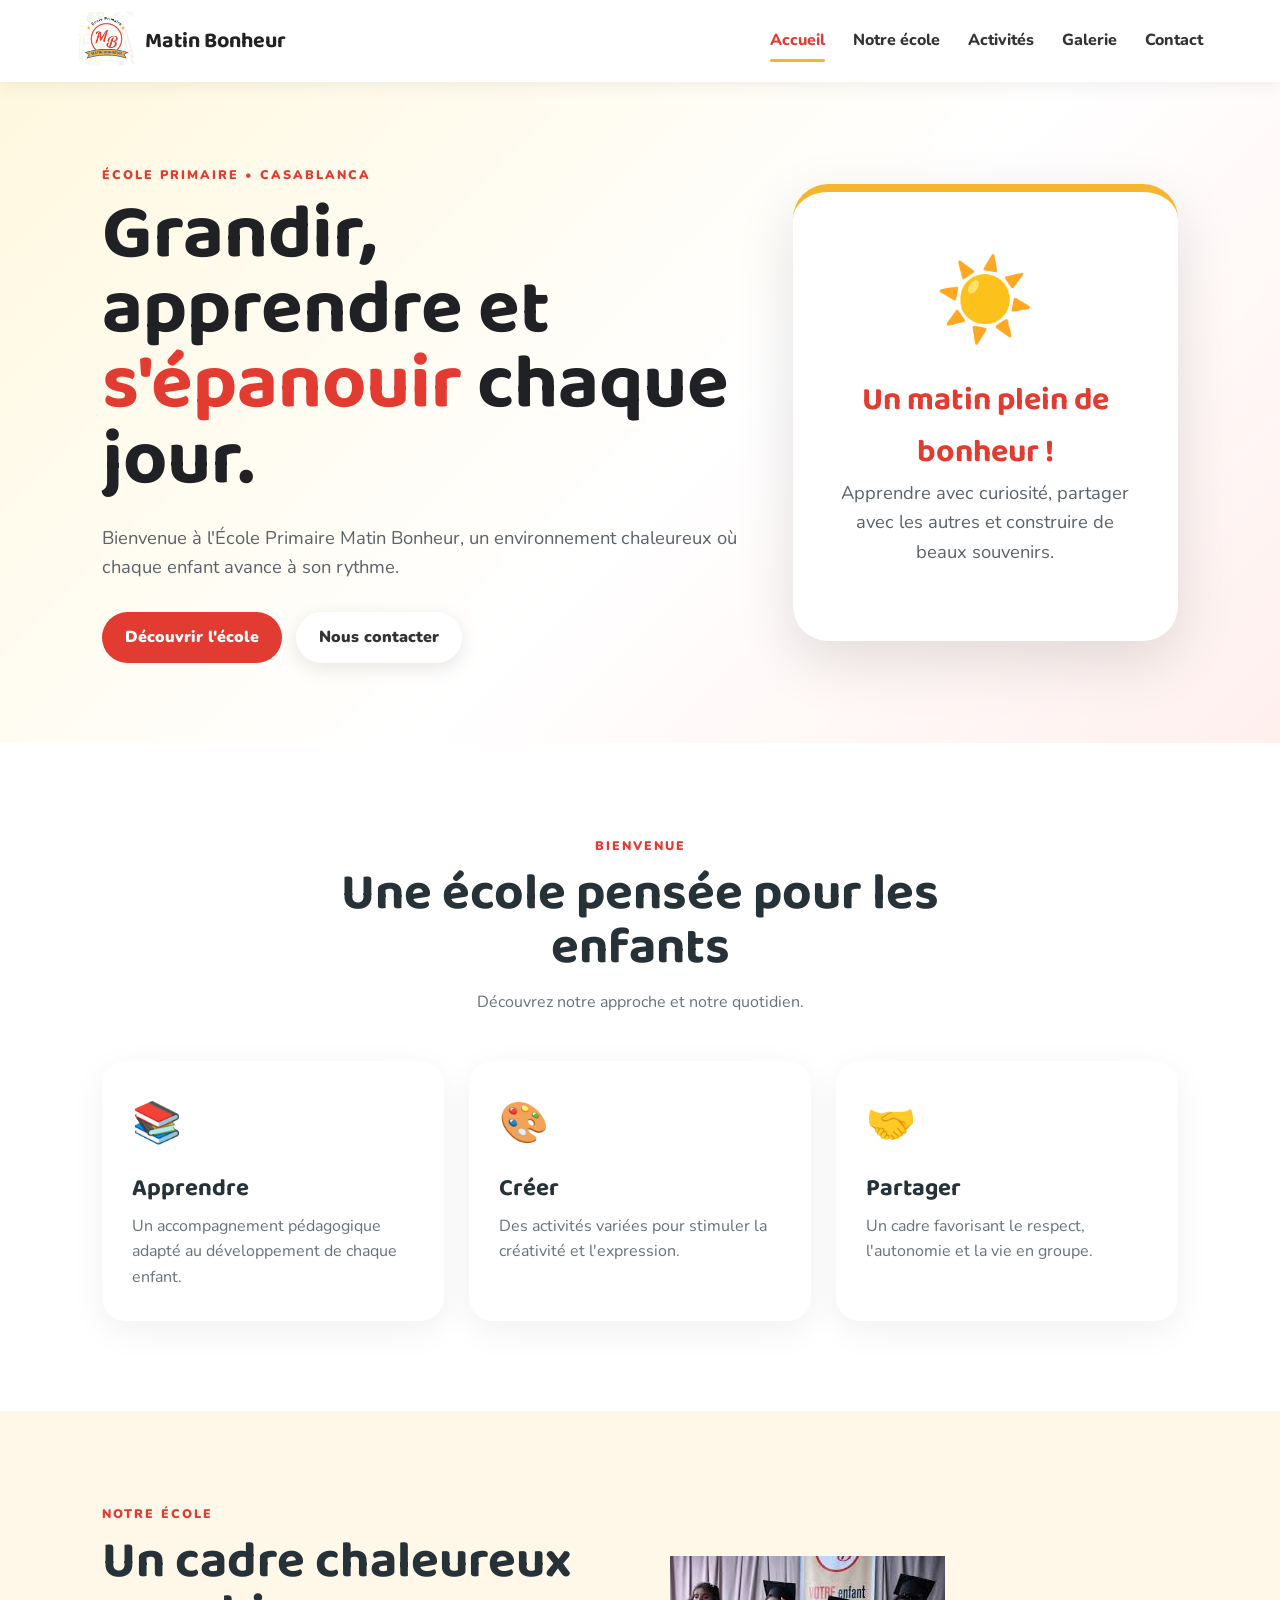
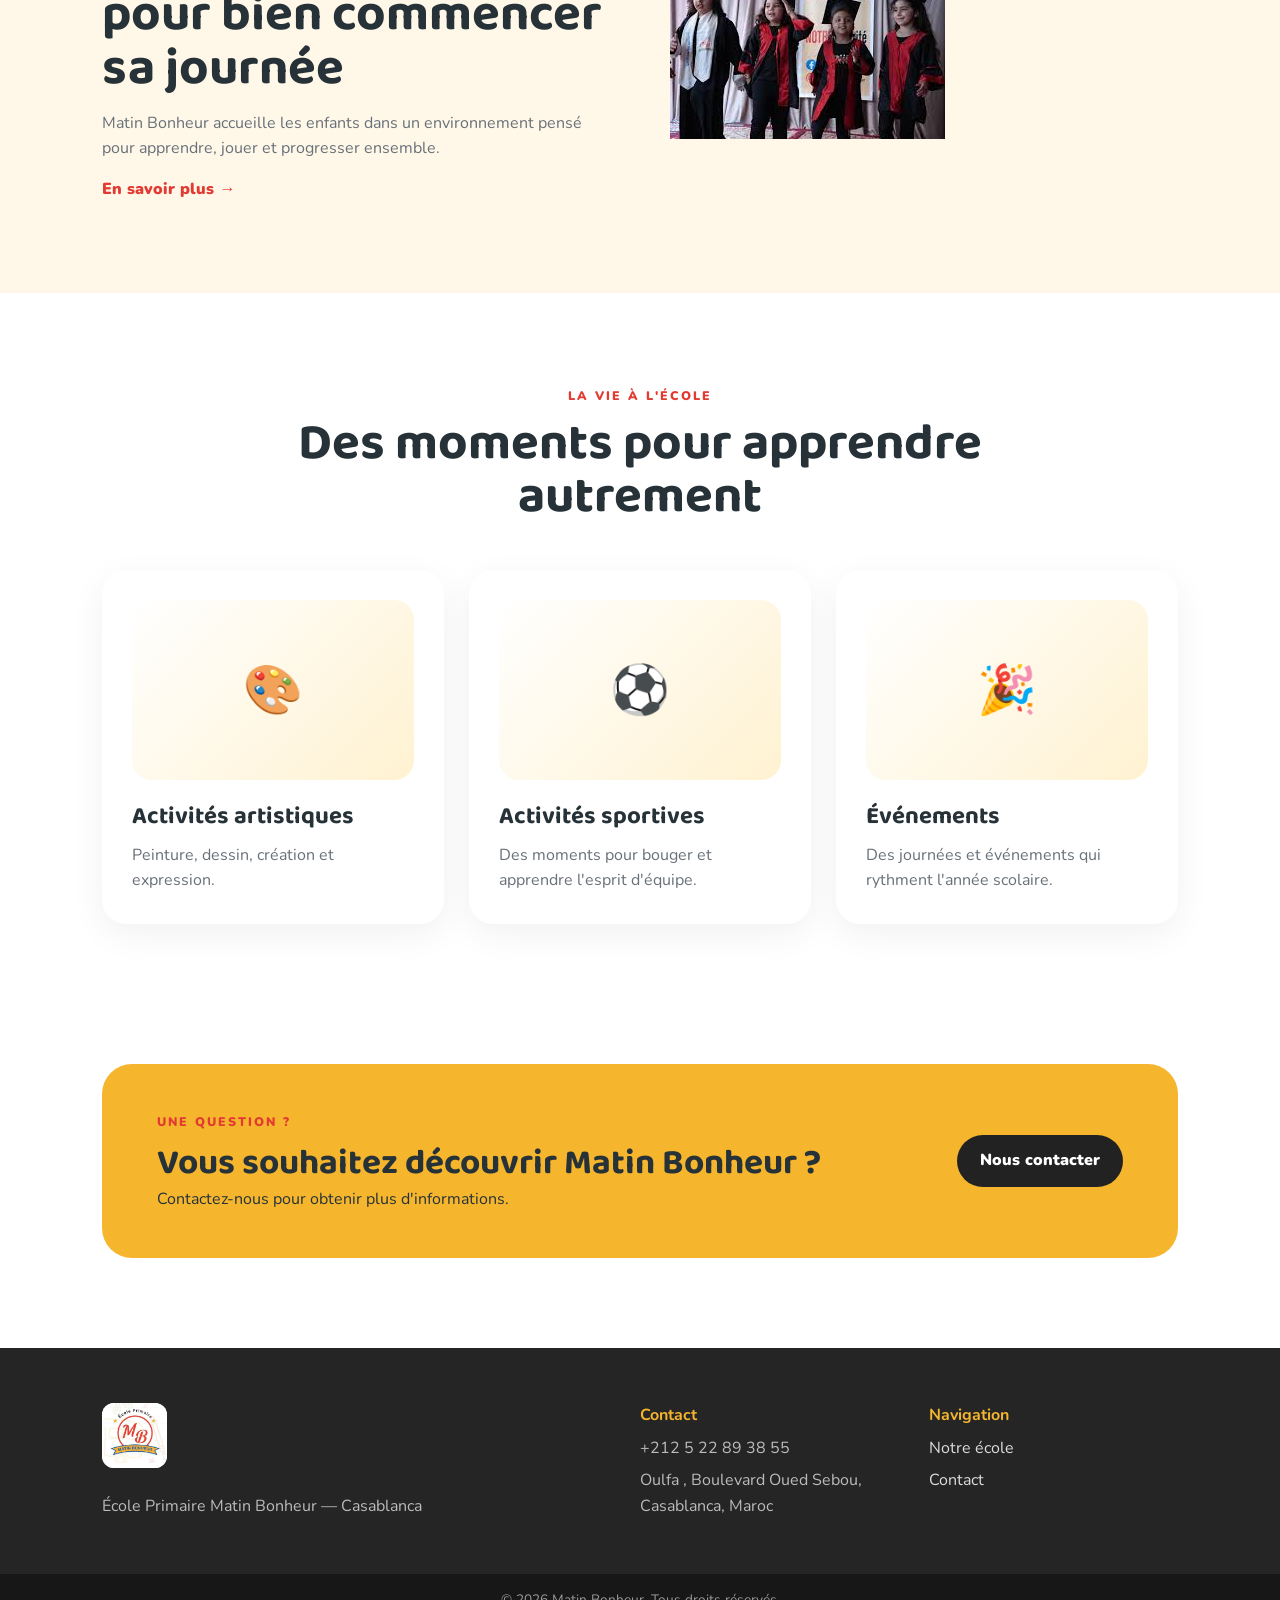
<file: index.html>
<!DOCTYPE html>
<html lang="fr">
<head>
  <meta charset="UTF-8">
  <meta name="viewport" content="width=device-width, initial-scale=1.0">
  <meta name="description" content="École Primaire Matin Bonheur à Casablanca. Découvrez notre école, nos activités et nos informations pratiques.">
  <title>École Primaire Matin Bonheur | Casablanca</title>
  <link rel="preconnect" href="https://fonts.googleapis.com">
  <link rel="preconnect" href="https://fonts.gstatic.com" crossorigin>
  <link href="https://fonts.googleapis.com/css2?family=Baloo+2:wght@400;500;600;700&family=Nunito:wght@400;600;700;800&display=swap" rel="stylesheet">
  <link rel="stylesheet" href="css/style.css">
</head>
<body>
  <header class="site-header">
    <a class="brand" href="index.html">
      <img src="images/logo.png" alt="Logo École Primaire Matin Bonheur">
      <span>Matin Bonheur</span>
    </a>
    <button class="menu-toggle" aria-label="Ouvrir le menu">☰</button>
    <nav class="nav">
      <a class="active" href="index.html">Accueil</a>
      <a href="ecole.html">Notre école</a>
      <a href="activites.html">Activités</a>
      <a href="galerie.html">Galerie</a>
      <a href="contact.html">Contact</a>
    </nav>
  </header>

  <main>
    <section class="hero">
      <div class="hero-content">
        <span class="eyebrow">École primaire • Casablanca</span>
        <h1>Grandir, apprendre et <span>s'épanouir</span> chaque jour.</h1>
        <p>Bienvenue à l'École Primaire Matin Bonheur, un environnement chaleureux où chaque enfant avance à son rythme.</p>
        <div class="hero-actions">
          <a class="btn btn-primary" href="ecole.html">Découvrir l'école</a>
          <a class="btn btn-light" href="contact.html">Nous contacter</a>
        </div>
      </div>
      <div class="hero-card">
        <div class="sun">☀️</div>
        <h2>Un matin plein de bonheur !</h2>
        <p>Apprendre avec curiosité, partager avec les autres et construire de beaux souvenirs.</p>
      </div>
    </section>

    <section class="section">
      <div class="section-heading">
        <span class="eyebrow">Bienvenue</span>
        <h2>Une école pensée pour les enfants</h2>
        <p>Découvrez notre approche et notre quotidien.</p>
      </div>
      <div class="cards cards-3">
        <article class="info-card"><div class="icon">📚</div><h3>Apprendre</h3><p>Un accompagnement pédagogique adapté au développement de chaque enfant.</p></article>
        <article class="info-card"><div class="icon">🎨</div><h3>Créer</h3><p>Des activités variées pour stimuler la créativité et l'expression.</p></article>
        <article class="info-card"><div class="icon">🤝</div><h3>Partager</h3><p>Un cadre favorisant le respect, l'autonomie et la vie en groupe.</p></article>
      </div>
    </section>

    <section class="section soft">
      <div class="split">
        <div>
          <span class="eyebrow">Notre école</span>
          <h2>Un cadre chaleureux pour bien commencer sa journée</h2>
          <p>Matin Bonheur accueille les enfants dans un environnement pensé pour apprendre, jouer et progresser ensemble.</p>
          <a class="text-link" href="ecole.html">En savoir plus →</a>
        </div>
        <span><img src="images/galerie/photo5.png" alt="Photo de l'école"></span></div>
      </div>
    </section>

    <section class="section">
      <div class="section-heading">
        <span class="eyebrow">La vie à l'école</span>
        <h2>Des moments pour apprendre autrement</h2>
      </div>
      <div class="cards cards-3">
        <article class="activity-card"><div class="placeholder-photo small">🎨</div><h3>Activités artistiques</h3><p>Peinture, dessin, création et expression.</p></article>
        <article class="activity-card"><div class="placeholder-photo small">⚽</div><h3>Activités sportives</h3><p>Des moments pour bouger et apprendre l'esprit d'équipe.</p></article>
        <article class="activity-card"><div class="placeholder-photo small">🎉</div><h3>Événements</h3><p>Des journées et événements qui rythment l'année scolaire.</p></article>
      </div>
    </section>

    <section class="cta">
      <div><span class="eyebrow">Une question ?</span><h2>Vous souhaitez découvrir Matin Bonheur ?</h2><p>Contactez-nous pour obtenir plus d'informations.</p></div>
      <a class="btn btn-dark" href="contact.html">Nous contacter</a>
    </section>
  </main>

  <footer class="footer">
    <div><img src="images/logo.png" alt="" class="footer-logo"><p>École Primaire Matin Bonheur — Casablanca</p></div>
    <div><strong>Contact</strong><p>+212 5 22 89 38 55</p><p>Oulfa , Boulevard Oued Sebou, Casablanca, Maroc</p></div>
    <div><strong>Navigation</strong><p><a href="ecole.html">Notre école</a></p><p><a href="contact.html">Contact</a></p></div>
  </footer>
  <div class="copyright">© <span id="year"></span> Matin Bonheur. Tous droits réservés.</div>
  <script src="js/script.js"></script>
</body>
</html>
</file>
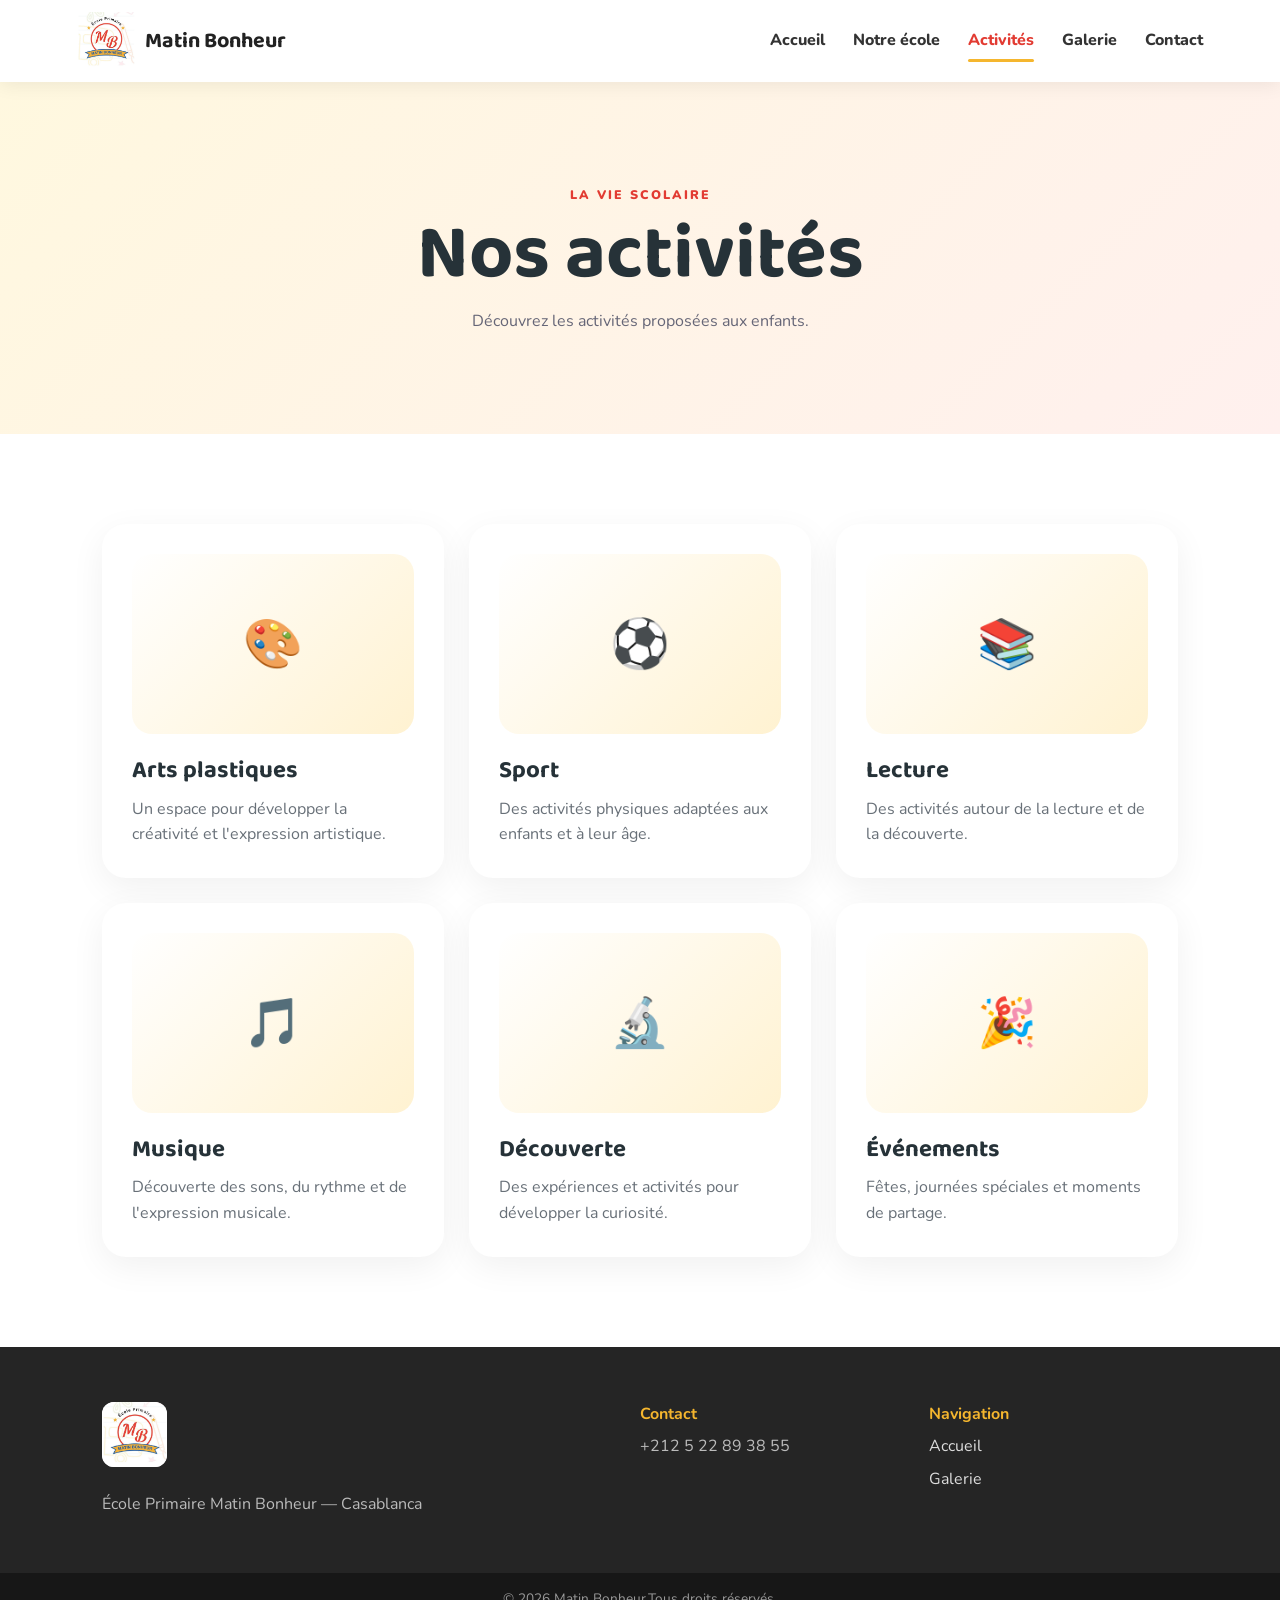
<file: activites.html>
<!DOCTYPE html>
<html lang="fr">
<head>
<meta charset="UTF-8"><meta name="viewport" content="width=device-width, initial-scale=1.0">
<title>Activités | Matin Bonheur</title>
<link rel="preconnect" href="https://fonts.googleapis.com"><link rel="preconnect" href="https://fonts.gstatic.com" crossorigin>
<link href="https://fonts.googleapis.com/css2?family=Baloo+2:wght@400;500;600;700&family=Nunito:wght@400;600;700;800&display=swap" rel="stylesheet"><link rel="stylesheet" href="css/style.css">
</head>
<body>
<header class="site-header"><a class="brand" href="index.html"><img src="images/logo.png" alt="Logo Matin Bonheur"><span>Matin Bonheur</span></a><button class="menu-toggle" aria-label="Ouvrir le menu">☰</button><nav class="nav"><a href="index.html">Accueil</a><a href="ecole.html">Notre école</a><a class="active" href="activites.html">Activités</a><a href="galerie.html">Galerie</a><a href="contact.html">Contact</a></nav></header>
<main>
<section class="page-hero"><span class="eyebrow">La vie scolaire</span><h1>Nos activités</h1><p>Découvrez les activités proposées aux enfants.</p></section>
<section class="section"><div class="cards cards-3">
<article class="activity-card"><div class="placeholder-photo small">🎨</div><h3>Arts plastiques</h3><p>Un espace pour développer la créativité et l'expression artistique.</p></article>
<article class="activity-card"><div class="placeholder-photo small">⚽</div><h3>Sport</h3><p>Des activités physiques adaptées aux enfants et à leur âge.</p></article>
<article class="activity-card"><div class="placeholder-photo small">📚</div><h3>Lecture</h3><p>Des activités autour de la lecture et de la découverte.</p></article>
<article class="activity-card"><div class="placeholder-photo small">🎵</div><h3>Musique</h3><p>Découverte des sons, du rythme et de l'expression musicale.</p></article>
<article class="activity-card"><div class="placeholder-photo small">🔬</div><h3>Découverte</h3><p>Des expériences et activités pour développer la curiosité.</p></article>
<article class="activity-card"><div class="placeholder-photo small">🎉</div><h3>Événements</h3><p>Fêtes, journées spéciales et moments de partage.</p></article>
</div></section>
</main>
<footer class="footer"><div><img src="images/logo.png" alt="" class="footer-logo"><p>École Primaire Matin Bonheur — Casablanca</p></div><div><strong>Contact</strong><p>+212 5 22 89 38 55</p></div><div><strong>Navigation</strong><p><a href="index.html">Accueil</a></p><p><a href="galerie.html">Galerie</a></p></div></footer>
<div class="copyright">© <span id="year"></span> Matin Bonheur.Tous droits réservés.</div><script src="js/script.js"></script>
</body></html>
</file>
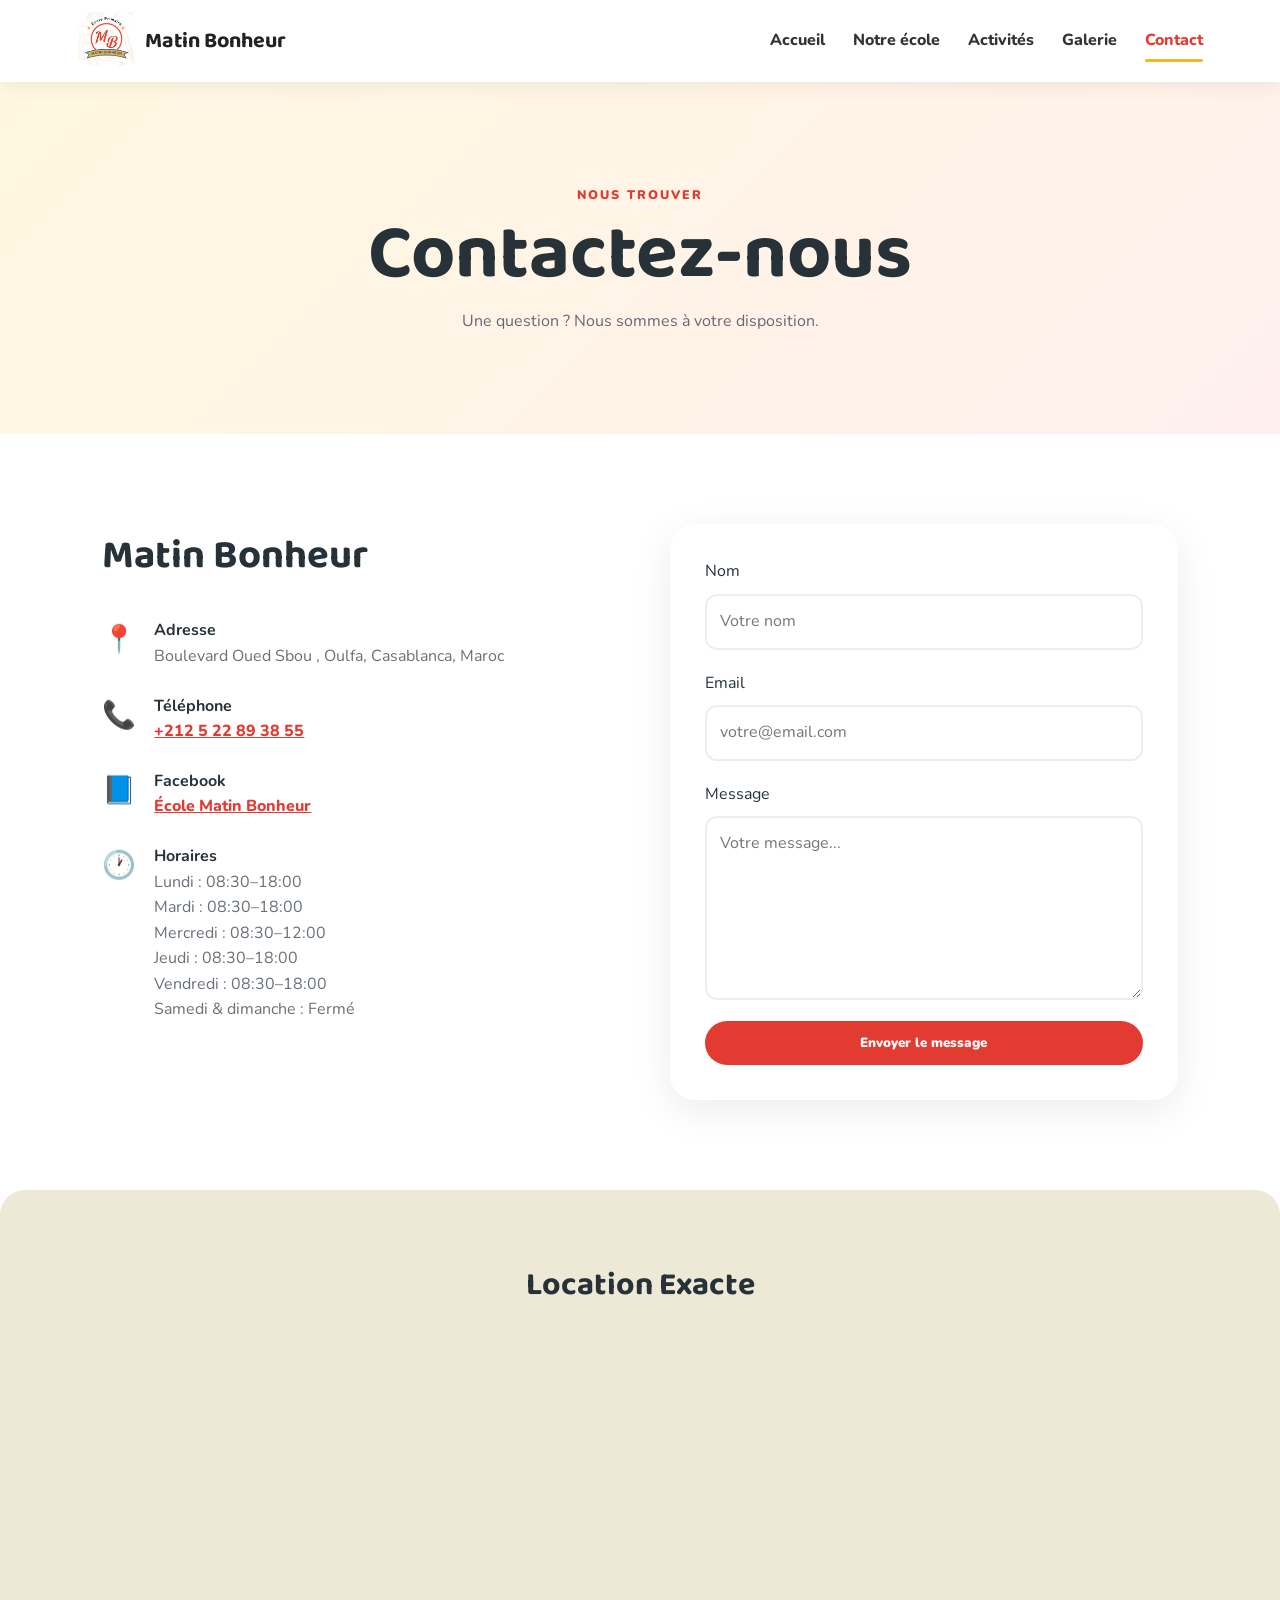
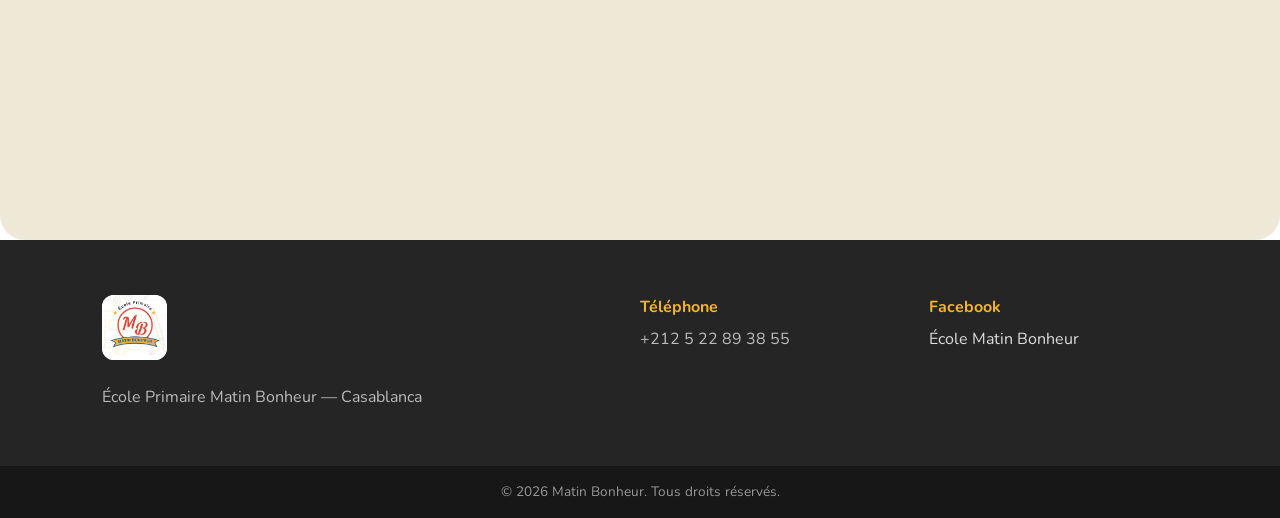
<file: contact.html>
<!DOCTYPE html>
<html lang="fr">
<head>
<meta charset="UTF-8"><meta name="viewport" content="width=device-width, initial-scale=1.0">
<title>Contact | Matin Bonheur</title>
<link rel="preconnect" href="https://fonts.googleapis.com"><link rel="preconnect" href="https://fonts.gstatic.com" crossorigin>
<link href="https://fonts.googleapis.com/css2?family=Baloo+2:wght@400;500;600;700&family=Nunito:wght@400;600;700;800&display=swap" rel="stylesheet"><link rel="stylesheet" href="css/style.css">
</head>
<body>
<header class="site-header"><a class="brand" href="index.html"><img src="images/logo.png" alt="Logo Matin Bonheur"><span>Matin Bonheur</span></a><button class="menu-toggle" aria-label="Ouvrir le menu">☰</button><nav class="nav"><a href="index.html">Accueil</a><a href="ecole.html">Notre école</a><a href="activites.html">Activités</a><a href="galerie.html">Galerie</a><a class="active" href="contact.html">Contact</a></nav></header>
<main>
<section class="page-hero"><span class="eyebrow">Nous trouver</span><h1>Contactez-nous</h1><p>Une question ? Nous sommes à votre disposition.</p></section>
<section class="section"><div class="contact-grid">
<div class="contact-info">
<h2>Matin Bonheur</h2>
<div class="contact-line"><span>📍</span><div><strong>Adresse</strong><p>Boulevard Oued Sbou , Oulfa, Casablanca, Maroc</p></div></div>
<div class="contact-line"><span>📞</span><div><strong>Téléphone</strong><p><a href="tel:+212522893855">+212 5 22 89 38 55</a></p></div></div>
<div class="contact-line"><span>📘</span><div><strong>Facebook</strong><p><a href="https://www.facebook.com/Ecolematinbonheur" target="_blank" rel="noopener">École Matin Bonheur</a></p></div></div>
<div class="contact-line"><span>🕐</span><div><strong>Horaires</strong><p>Lundi : 08:30–18:00<br>Mardi : 08:30–18:00<br>Mercredi : 08:30–12:00<br>Jeudi : 08:30–18:00<br>Vendredi : 08:30–18:00<br>Samedi & dimanche : Fermé</p></div></div>
</div>
<div>
<form class="contact-form" id="contactForm">
<label for="name">Nom</label><input id="name" name="name" type="text" placeholder="Votre nom" required>
<label for="email">Email</label><input id="email" name="email" type="email" placeholder="votre@email.com" required>
<label for="message">Message</label><textarea id="message" name="message" rows="6" placeholder="Votre message..." required></textarea>
<button class="btn btn-primary" type="submit">Envoyer le message</button>
</form>
</div>
</div></section>
  <div class="map-placeholder">
    <h2>Location Exacte</h2>
    <div class="map-container">
      <iframe 
        src="https://www.google.com/maps/embed?pb=!1m18!1m12!1m3!1d2853.1864238314015!2d-7.680984199999999!3d33.550530699999996!2m3!1f0!2f0!3f0!3m2!1i1024!2i768!4f13.1!3m3!1m2!1s0xda62dd9dcc5cfb3%3A0xa000ab09bb1acfff!2sMatin%20bonheur!5e1!3m2!1sfr!2sfr!4v1787238954509!5m2!1sfr!2sfr" 
        width="600" 
        height="450" 
        style="border:0;" 
        allowfullscreen="" 
        loading="lazy" 
        referrerpolicy="no-referrer-when-downgrade">
      </iframe>
    </div>
  </div>
</section>
  </div></div></section>
</main>
<footer class="footer"><div><img src="images/logo.png" alt="" class="footer-logo"><p>École Primaire Matin Bonheur — Casablanca</p></div><div><strong>Téléphone</strong><p>+212 5 22 89 38 55</p></div><div><strong>Facebook</strong><p><a href="https://www.facebook.com/Ecolematinbonheur" target="_blank" rel="noopener">École Matin Bonheur</a></p></div></footer>
<div class="copyright">© <span id="year"></span> Matin Bonheur. Tous droits réservés.</div><script src="js/script.js"></script>
</body></html>
</file>
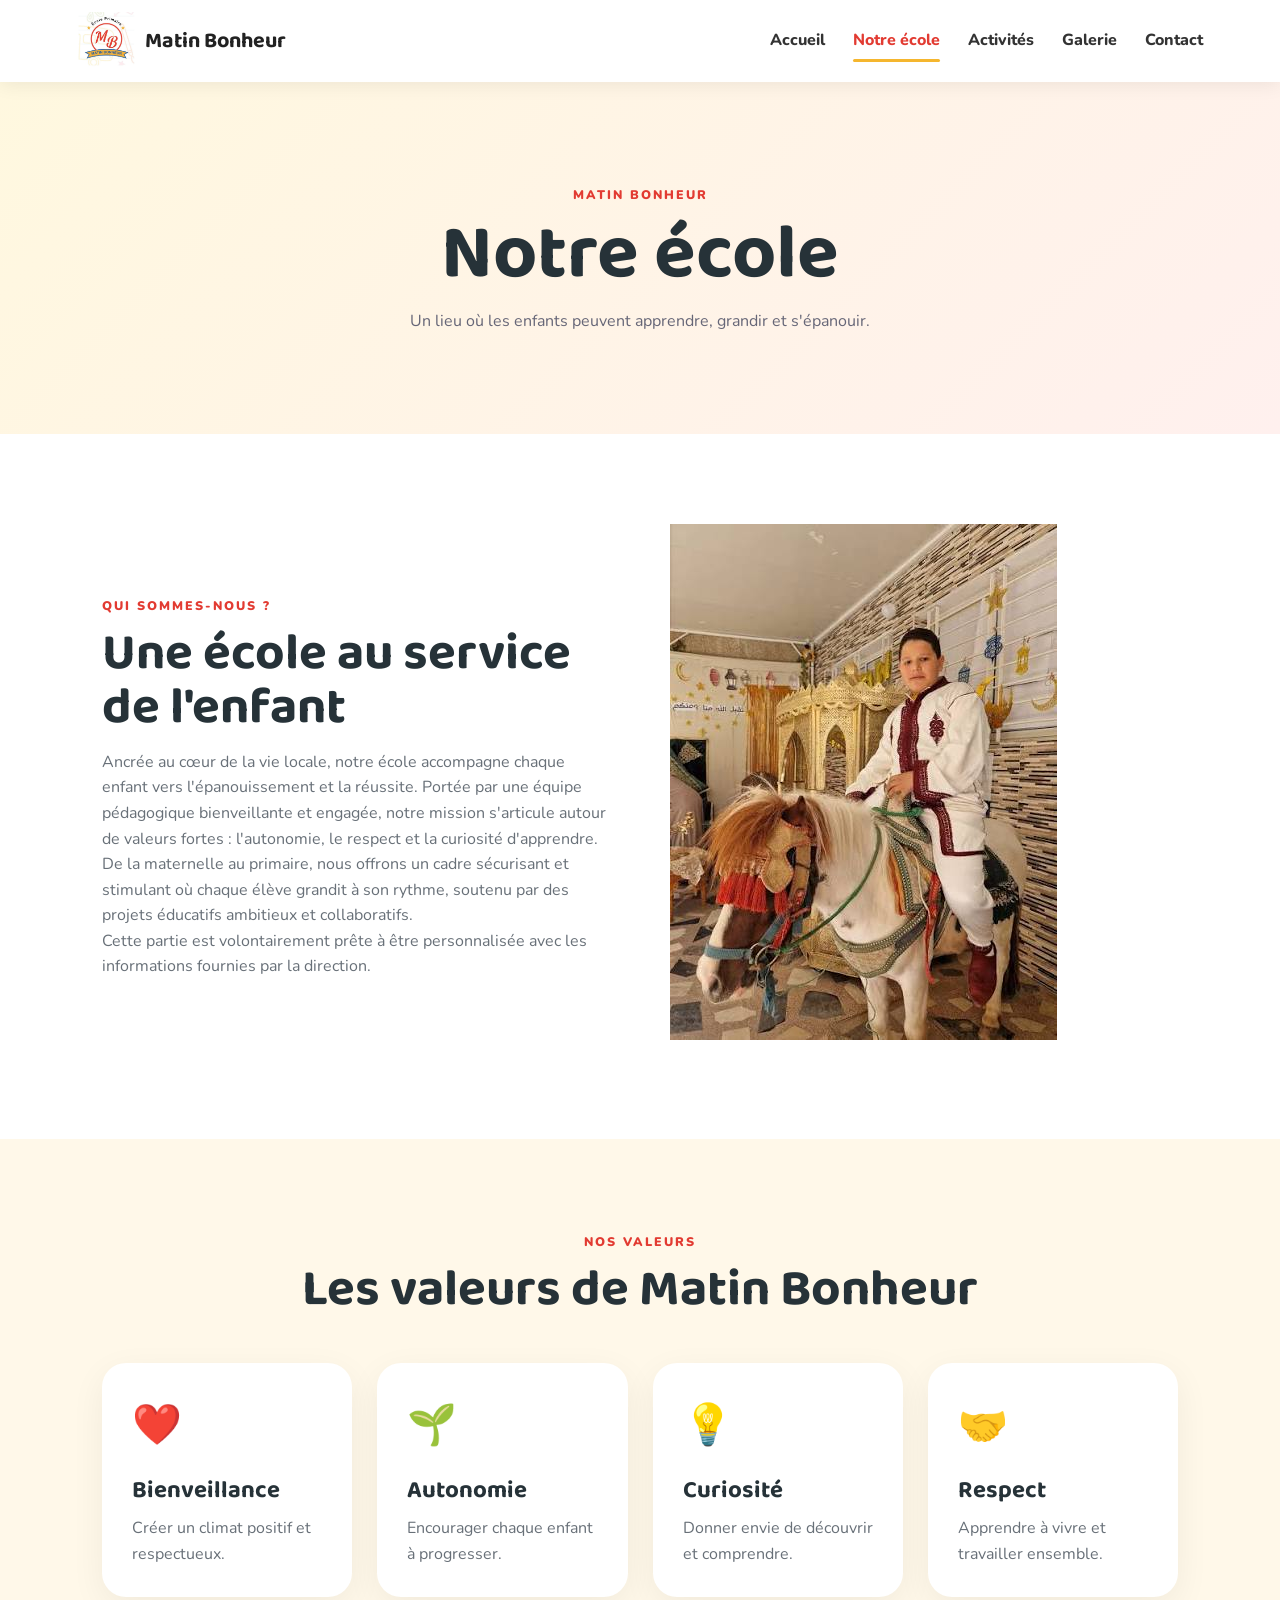
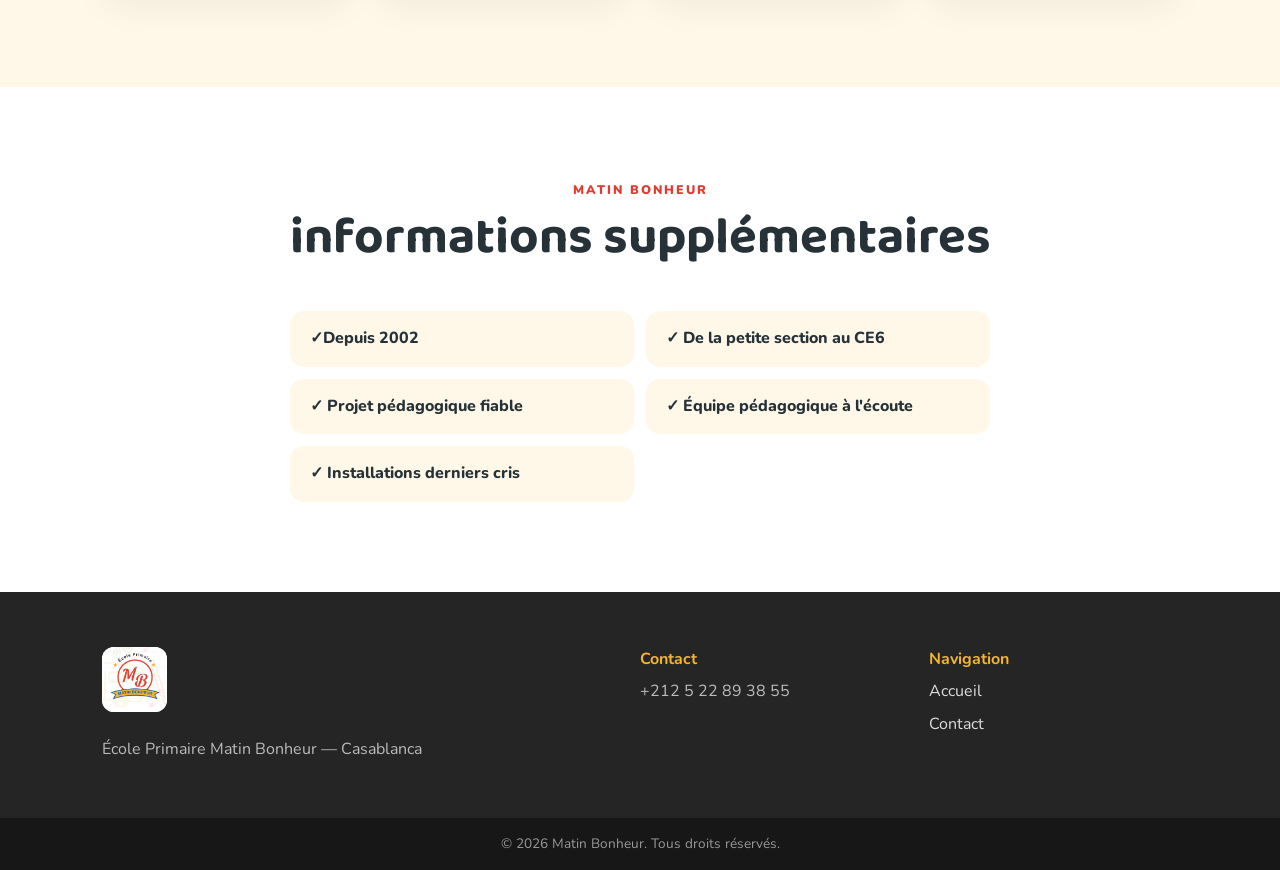
<file: ecole.html>
<!DOCTYPE html>
<html lang="fr">
<head>
  <meta charset="UTF-8"><meta name="viewport" content="width=device-width, initial-scale=1.0">
  <meta name="description" content="Découvrez l'École Primaire Matin Bonheur à Casablanca.">
  <title>Notre école | Matin Bonheur</title>
  <link rel="preconnect" href="https://fonts.googleapis.com"><link rel="preconnect" href="https://fonts.gstatic.com" crossorigin>
  <link href="https://fonts.googleapis.com/css2?family=Baloo+2:wght@400;500;600;700&family=Nunito:wght@400;600;700;800&display=swap" rel="stylesheet">
  <link rel="stylesheet" href="css/style.css">
</head>
<body>
<header class="site-header"><a class="brand" href="index.html"><img src="images/logo.png" alt="Logo Matin Bonheur"><span>Matin Bonheur</span></a><button class="menu-toggle" aria-label="Ouvrir le menu">☰</button><nav class="nav"><a href="index.html">Accueil</a><a class="active" href="ecole.html">Notre école</a><a href="activites.html">Activités</a><a href="galerie.html">Galerie</a><a href="contact.html">Contact</a></nav></header>
<main>
<section class="page-hero"><span class="eyebrow">Matin Bonheur</span><h1>Notre école</h1><p>Un lieu où les enfants peuvent apprendre, grandir et s'épanouir.</p></section>
<section class="section"><div class="split"><div><span class="eyebrow">Qui sommes-nous ?</span><h2>Une école au service de l'enfant</h2><p>Ancrée au cœur de la vie locale, notre école accompagne chaque enfant vers l'épanouissement et la réussite. Portée par une équipe pédagogique bienveillante et engagée, notre mission s'articule autour de valeurs fortes : l'autonomie, le respect et la curiosité d'apprendre. De la maternelle au primaire, nous offrons un cadre sécurisant et stimulant où chaque élève grandit à son rythme, soutenu par des projets éducatifs ambitieux et collaboratifs.</p><p>Cette partie est volontairement prête à être personnalisée avec les informations fournies par la direction.</p></div><span><img src="images/galerie/photo3.png"</div></div></section>
<section class="section soft"><div class="section-heading"><span class="eyebrow">Nos valeurs</span><h2>Les valeurs de Matin Bonheur</h2></div><div class="cards cards-4"><article class="info-card"><div class="icon">❤️</div><h3>Bienveillance</h3><p>Créer un climat positif et respectueux.</p></article><article class="info-card"><div class="icon">🌱</div><h3>Autonomie</h3><p>Encourager chaque enfant à progresser.</p></article><article class="info-card"><div class="icon">💡</div><h3>Curiosité</h3><p>Donner envie de découvrir et comprendre.</p></article><article class="info-card"><div class="icon">🤝</div><h3>Respect</h3><p>Apprendre à vivre et travailler ensemble.</p></article></div></section>
<section class="section"><div class="section-heading"><span class="eyebrow">Matin Bonheur</span><h2>informations supplémentaires</h2></div><div class="checklist"><p>✓Depuis 2002</p><p>✓ De la petite section au CE6</p><p>✓ Projet pédagogique fiable</p><p>✓ Équipe pédagogique à l'écoute</p><p>✓ Installations derniers cris</p></div></section>
</main>
<footer class="footer"><div><img src="images/logo.png" alt="" class="footer-logo"><p>École Primaire Matin Bonheur — Casablanca</p></div><div><strong>Contact</strong><p>+212 5 22 89 38 55</p></div><div><strong>Navigation</strong><p><a href="index.html">Accueil</a></p><p><a href="contact.html">Contact</a></p></div></footer>
<div class="copyright">© <span id="year"></span> Matin Bonheur. Tous droits réservés.</div><script src="js/script.js"></script>
</body></html>
</file>
<file: css/style.css>
*{box-sizing:border-box;margin:0;padding:0}html{scroll-behavior:smooth}body{font-family:'Nunito',sans-serif;color:#263238;background:#fff;line-height:1.6}.site-header{height:82px;padding:10px 6%;display:flex;align-items:center;justify-content:space-between;background:#fff;position:sticky;top:0;z-index:100;box-shadow:0 3px 18px rgba(0,0,0,.07)}.brand{display:flex;align-items:center;gap:10px;text-decoration:none;color:#222;font-family:'Baloo 2',sans-serif;font-size:1.35rem;font-weight:700}.brand img{width:58px;height:58px;object-fit:contain}.nav{display:flex;gap:28px}.nav a{color:#333;text-decoration:none;font-weight:800;position:relative}.nav a:hover,.nav a.active{color:#e23b32}.nav a.active:after{content:'';position:absolute;height:3px;background:#f5b62e;left:0;right:0;bottom:-8px;border-radius:20px}.menu-toggle{display:none;border:0;background:none;font-size:1.8rem}.hero{min-height:620px;padding:80px 8%;display:grid;grid-template-columns:1.25fr .75fr;gap:50px;align-items:center;background:linear-gradient(135deg,#fff8df,#fff 55%,#fff0ee)}.hero-content{max-width:720px}.eyebrow{display:inline-block;text-transform:uppercase;letter-spacing:2px;font-size:.78rem;font-weight:900;color:#e23b32;margin-bottom:12px}.hero h1{font-family:'Baloo 2',sans-serif;font-size:clamp(3rem,6vw,5.5rem);line-height:.98;margin-bottom:25px;color:#202124}.hero h1 span{color:#e23b32}.hero p{font-size:1.15rem;max-width:650px;margin-bottom:30px;color:#5b6268}.hero-actions{display:flex;gap:14px;flex-wrap:wrap}.btn{display:inline-block;padding:13px 23px;border-radius:50px;text-decoration:none;font-weight:900;border:0;cursor:pointer;font-family:inherit}.btn-primary{background:#e23b32;color:#fff}.btn-primary:hover{background:#c92e27}.btn-light{background:#fff;color:#333;box-shadow:0 5px 20px rgba(0,0,0,.1)}.btn-dark{background:#222;color:#fff}.hero-card{background:#fff;padding:45px;border-radius:35px;box-shadow:0 20px 60px rgba(0,0,0,.12);text-align:center;border-top:8px solid #f5b62e}.hero-card .sun{font-size:5rem;margin-bottom:10px}.hero-card h2{font-family:'Baloo 2',sans-serif;font-size:2rem;color:#e23b32}.section{padding:90px 8%}.section.soft{background:#fff8e9}.section-heading{text-align:center;max-width:720px;margin:0 auto 45px}.section-heading h2,.split h2{font-family:'Baloo 2',sans-serif;font-size:clamp(2rem,4vw,3.2rem);line-height:1.05;margin-bottom:14px}.section-heading p,.split p{color:#687078}.cards{display:grid;gap:25px}.cards-3{grid-template-columns:repeat(3,1fr)}.cards-4{grid-template-columns:repeat(4,1fr)}.info-card,.activity-card{background:#fff;border-radius:24px;padding:30px;box-shadow:0 10px 35px rgba(0,0,0,.06)}.info-card .icon{font-size:2.5rem;margin-bottom:15px}.info-card h3,.activity-card h3{font-family:'Baloo 2',sans-serif;font-size:1.5rem;margin-bottom:6px}.info-card p,.activity-card p{color:#687078}.split{display:grid;grid-template-columns:1fr 1fr;gap:60px;align-items:center}.text-link{display:inline-block;color:#e23b32;font-weight:900;text-decoration:none;margin-top:15px}.placeholder-photo{min-height:320px;background:linear-gradient(135deg,#fff,#fff2d1);border:3px dashed #f0c85b;border-radius:30px;display:flex;align-items:center;justify-content:center;flex-direction:column;font-size:4rem;color:#d49c20}.placeholder-photo span{font-size:.95rem;font-weight:800;margin-top:8px;color:#8c7a50}.placeholder-photo.tall{min-height:420px}.placeholder-photo.small{min-height:180px;border:0;font-size:3rem;border-radius:20px;margin-bottom:18px}.cta{margin:50px 8% 90px;padding:45px 55px;border-radius:30px;background:#f5b62e;display:flex;align-items:center;justify-content:space-between;gap:25px}.cta h2{font-family:'Baloo 2',sans-serif;font-size:2.2rem;line-height:1.1}.cta p{margin-top:5px}.footer{padding:55px 8%;background:#252525;color:#eee;display:grid;grid-template-columns:2fr 1fr 1fr;gap:40px}.footer-logo{width:65px;height:65px;object-fit:contain;background:#fff;border-radius:12px;margin-bottom:10px}.footer strong{color:#f5b62e}.footer p{color:#bbb;margin-top:7px}.footer a{color:#ddd;text-decoration:none}.copyright{text-align:center;background:#171717;color:#999;padding:15px;font-size:.85rem}.page-hero{padding:100px 8%;text-align:center;background:linear-gradient(135deg,#fff8df,#fff0ee)}.page-hero h1{font-family:'Baloo 2',sans-serif;font-size:clamp(3rem,6vw,5rem);line-height:1}.page-hero p{margin-top:15px;color:#667}.checklist{max-width:700px;margin:auto;display:grid;grid-template-columns:1fr 1fr;gap:12px}.checklist p{padding:15px 20px;background:#fff8e9;border-radius:14px;font-weight:800}.gallery-grid{display:grid;grid-template-columns:repeat(3,1fr);gap:20px}.gallery-item{min-height:250px}.contact-grid{display:grid;grid-template-columns:1fr 1fr;gap:60px;align-items:start}.contact-info h2{font-family:'Baloo 2',sans-serif;font-size:2.5rem;margin-bottom:30px}.contact-line{display:flex;gap:18px;margin-bottom:24px}.contact-line>span{font-size:1.7rem}.contact-line strong{display:block}.contact-line p{color:#687078}.contact-line a{color:#e23b32;font-weight:800}.contact-form{display:flex;flex-direction:column;gap:9px;padding:35px;background:#fff;border-radius:25px;box-shadow:0 10px 40px rgba(0,0,0,.08)}.contact-form input,.contact-form textarea{font:inherit;border:2px solid #eee;border-radius:12px;padding:13px;margin-bottom:12px;outline:none}.contact-form input:focus,.contact-form textarea:focus{border-color:#f5b62e}.form-note{font-size:.8rem;color:#888}.map-placeholder{text-align:center;padding:70px;background:#eee8d7;border-radius:25px}.map-placeholder span{font-size:3rem}.map-placeholder h2{font-family:'Baloo 2',sans-serif;font-size:2rem}.map-placeholder p{color:#666;max-width:600px;margin:8px auto 0}@media(max-width:850px){.nav{display:none;position:absolute;top:82px;left:0;right:0;background:#fff;flex-direction:column;padding:25px 8%;box-shadow:0 15px 25px rgba(0,0,0,.08)}.nav.open{display:flex}.menu-toggle{display:block}.hero,.split,.contact-grid{grid-template-columns:1fr}.hero{padding-top:55px}.cards-3,.cards-4{grid-template-columns:1fr 1fr}.gallery-grid{grid-template-columns:1fr 1fr}.footer{grid-template-columns:1fr 1fr}.cta{margin-bottom:60px;flex-direction:column;align-items:flex-start}}@media(max-width:550px){.site-header{padding:10px 5%}.brand span{font-size:1.1rem}.hero,.section,.page-hero{padding-left:5%;padding-right:5%}.hero h1{font-size:3.2rem}.cards-3,.cards-4,.gallery-grid,.checklist,.footer{grid-template-columns:1fr}.cta{margin-left:5%;margin-right:5%;padding:35px 25px}.footer{gap:25px}.hero-card{padding:30px 20px}}
.gallery-item {
    height: 280px;
    overflow: hidden;
    border-radius: 20px;
}

.gallery-item img {
    width: 100%;
    height: 100%;
    object-fit: cover;
    display: block;
    transition: transform 0.3s ease;
}

.gallery-item:hover img {
    transform: scale(1.05);
}
</file>
